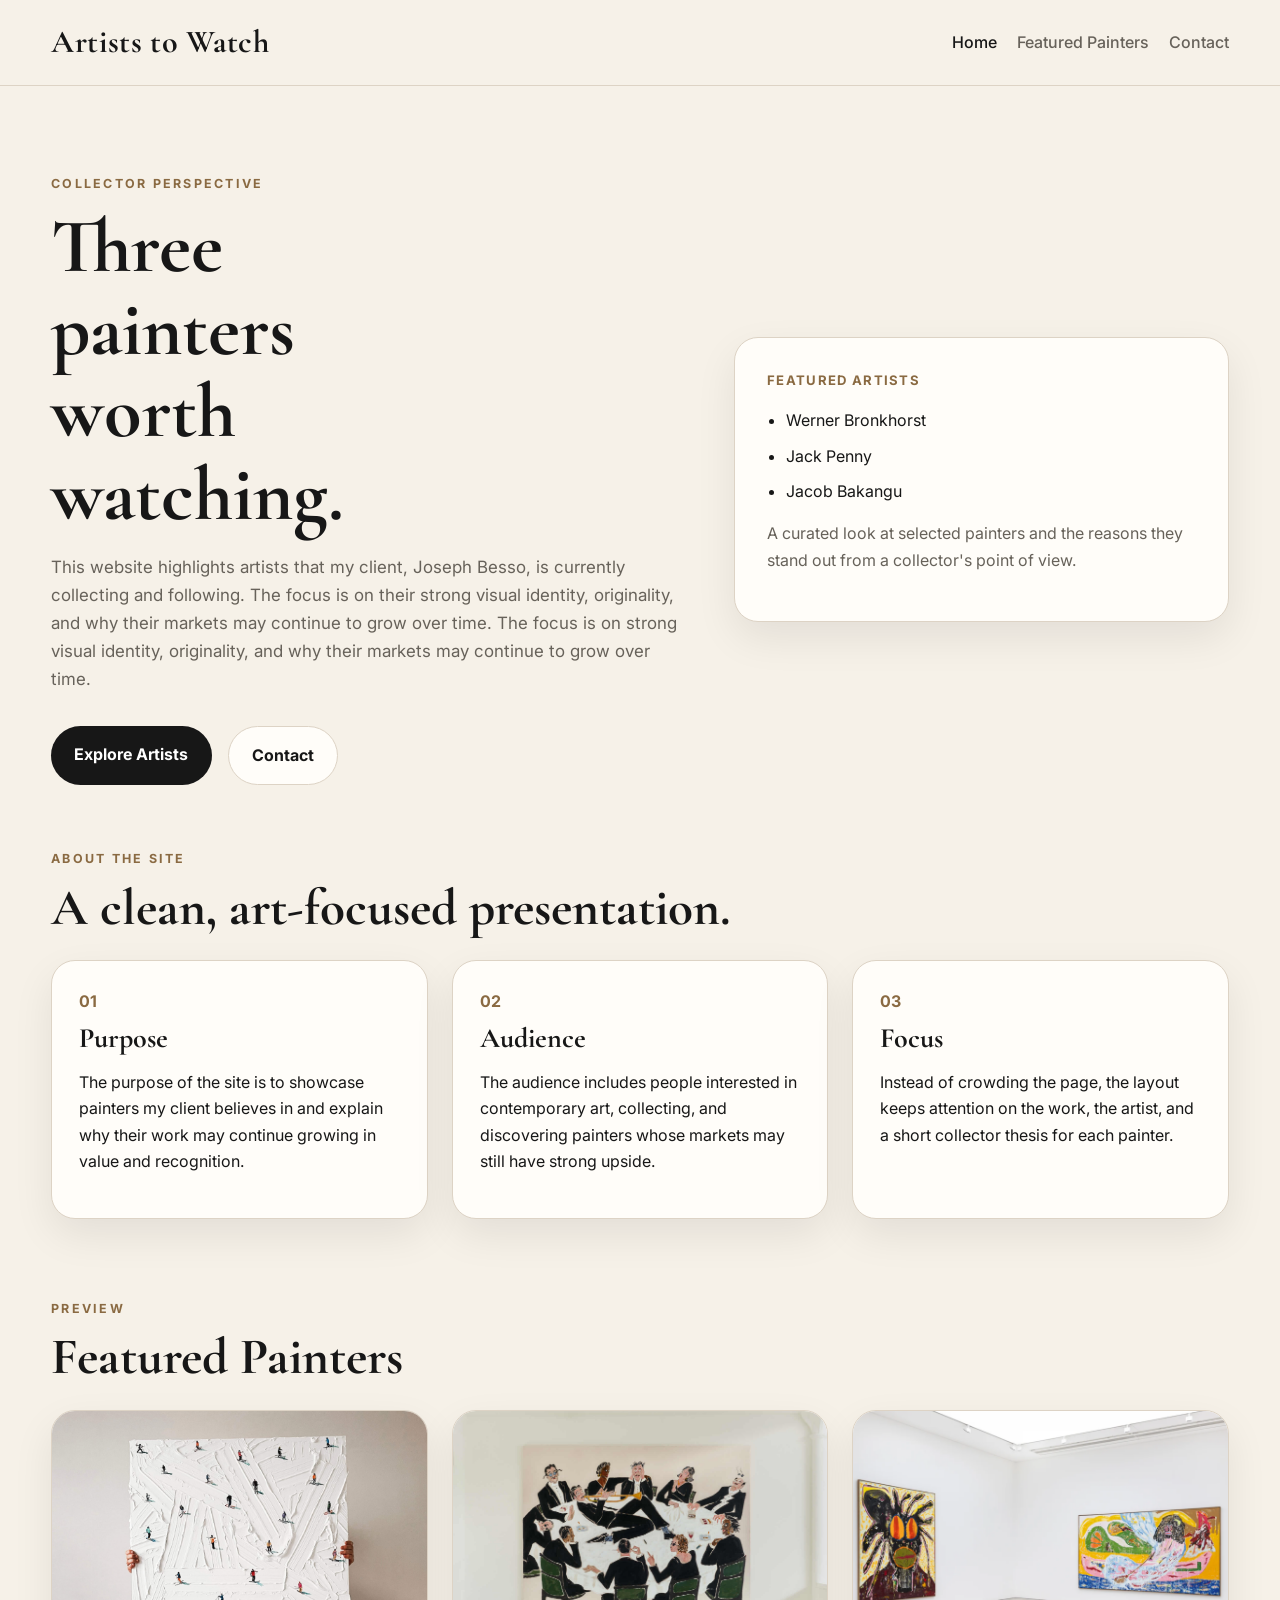
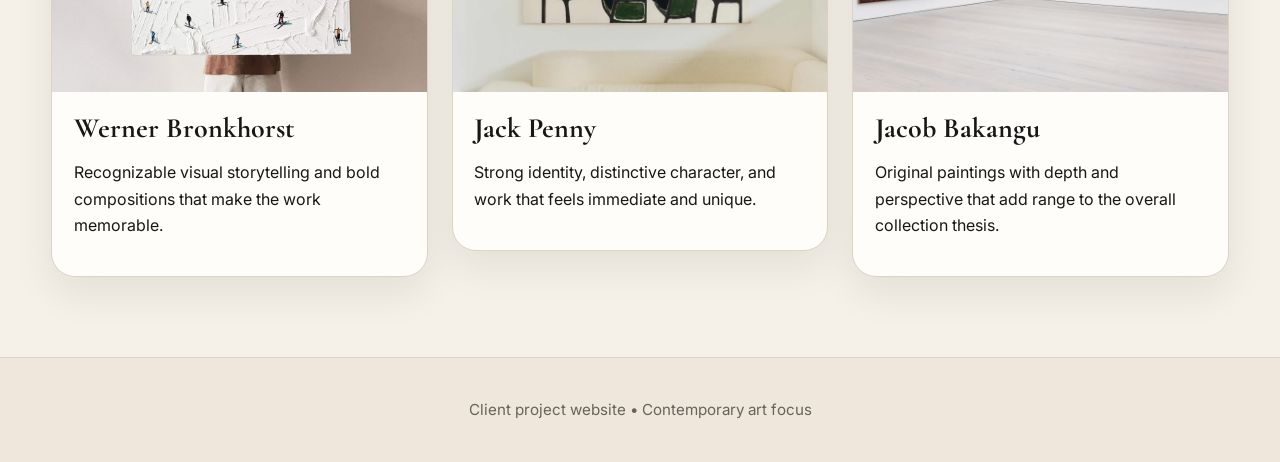
<file: index.html>
<!DOCTYPE html>
<html lang="en">
<head>
  <meta charset="UTF-8" />
  <meta name="viewport" content="width=device-width, initial-scale=1.0" />
  <title>Artists to Watch</title>
  <meta name="description" content="A contemporary art website highlighting painters with strong market potential." />
  <link rel="preconnect" href="https://fonts.googleapis.com" />
  <link rel="preconnect" href="https://fonts.gstatic.com" crossorigin />
  <link href="https://fonts.googleapis.com/css2?family=Cormorant+Garamond:wght@500;600;700&family=Inter:wght@400;500;600;700&display=swap" rel="stylesheet" />
  <link rel="stylesheet" href="css/styles.css" />
</head>
<body>
  <header class="site-header">
    <div class="container header-inner">
      <a href="index.html" class="logo">Artists to Watch</a>

      <nav aria-label="Main navigation">
        <ul class="nav-links">
          <li><a href="index.html" class="active">Home</a></li>
          <li><a href="artists.html">Featured Painters</a></li>
          <li><a href="contact.html">Contact</a></li>
        </ul>
      </nav>
    </div>
  </header>

  <main>
    <section class="hero">
      <div class="container hero-grid">
        <div class="hero-copy">
          <p class="eyebrow">Collector Perspective</p>
          <h1>Three painters worth watching.</h1>
          <p class="lead">
            This website highlights artists that my client, Joseph Besso, is currently collecting and following. The focus is on their strong visual identity, originality, and why their markets may continue to grow over time.
            The focus is on strong visual identity, originality, and why their markets may continue to grow over time.
          </p>

          <div class="hero-buttons">
            <a href="artists.html" class="btn btn-dark">Explore Artists</a>
            <a href="contact.html" class="btn btn-light">Contact</a>
          </div>
        </div>

        <div class="hero-card">
          <p class="card-label">Featured Artists</p>
          <ul class="featured-list">
            <li>Werner Bronkhorst</li>
            <li>Jack Penny</li>
            <li>Jacob Bakangu</li>
          </ul>
          <p class="muted-text">
            A curated look at selected painters and the reasons they stand out from a collector's point of view.
          </p>
        </div>
      </div>
    </section>

    <section class="overview-section">
      <div class="container">
        <div class="section-heading">
          <p class="eyebrow">About the Site</p>
          <h2>A clean, art-focused presentation.</h2>
        </div>

        <div class="overview-grid">
          <article class="info-card">
            <p class="small-number">01</p>
            <h3>Purpose</h3>
            <p>
              The purpose of the site is to showcase painters my client believes in and explain why their work may continue growing in value and recognition.
            </p>
          </article>

          <article class="info-card">
            <p class="small-number">02</p>
            <h3>Audience</h3>
            <p>
              The audience includes people interested in contemporary art, collecting, and discovering painters whose markets may still have strong upside.
            </p>
          </article>

          <article class="info-card">
            <p class="small-number">03</p>
            <h3>Focus</h3>
            <p>
              Instead of crowding the page, the layout keeps attention on the work, the artist, and a short collector thesis for each painter.
            </p>
          </article>
        </div>
      </div>
    </section>

    <section class="preview-section">
      <div class="container">
        <div class="section-heading">
          <p class="eyebrow">Preview</p>
          <h2>Featured Painters</h2>
        </div>

        <div class="artist-cards">
          <a href="artists.html#werner-bronkhorst" class="artist-card-link">

<article class="artist-card">

<img src="images/Werner-Bronkhorst-1.jpg" alt="Painting by Werner Bronkhorst">

<div class="artist-card-content">
<h3>Werner Bronkhorst</h3>
<p>
Recognizable visual storytelling and bold compositions that make the work memorable.
</p>
</div>

</article>

</a>

          <a href="artists.html#jack-penny" class="artist-card-link">

<article class="artist-card">

<img src="images/Jack-Penny1.jpg" alt="Painting by Jack Penny">

<div class="artist-card-content">
<h3>Jack Penny</h3>
<p>
Strong identity, distinctive character, and work that feels immediate and unique.
</p>
</div>

</article>

</a>

      <a href="artists.html#jacob-bakangu" class="artist-card-link">

<article class="artist-card">

<img src="images/jack-kabangu-2.webp" alt="Painting by Jacob Bakangu">

<div class="artist-card-content">
<h3>Jacob Bakangu</h3>
<p>
Original paintings with depth and perspective that add range to the overall collection thesis.
</p>
</div>

</article>

</a>
        </div>
      </div>
    </section>
  </main>

  <footer class="site-footer">
    <div class="container footer-inner">
      <p>Client project website • Contemporary art focus</p>
    </div>
  </footer>
</body>
</html>
</file>
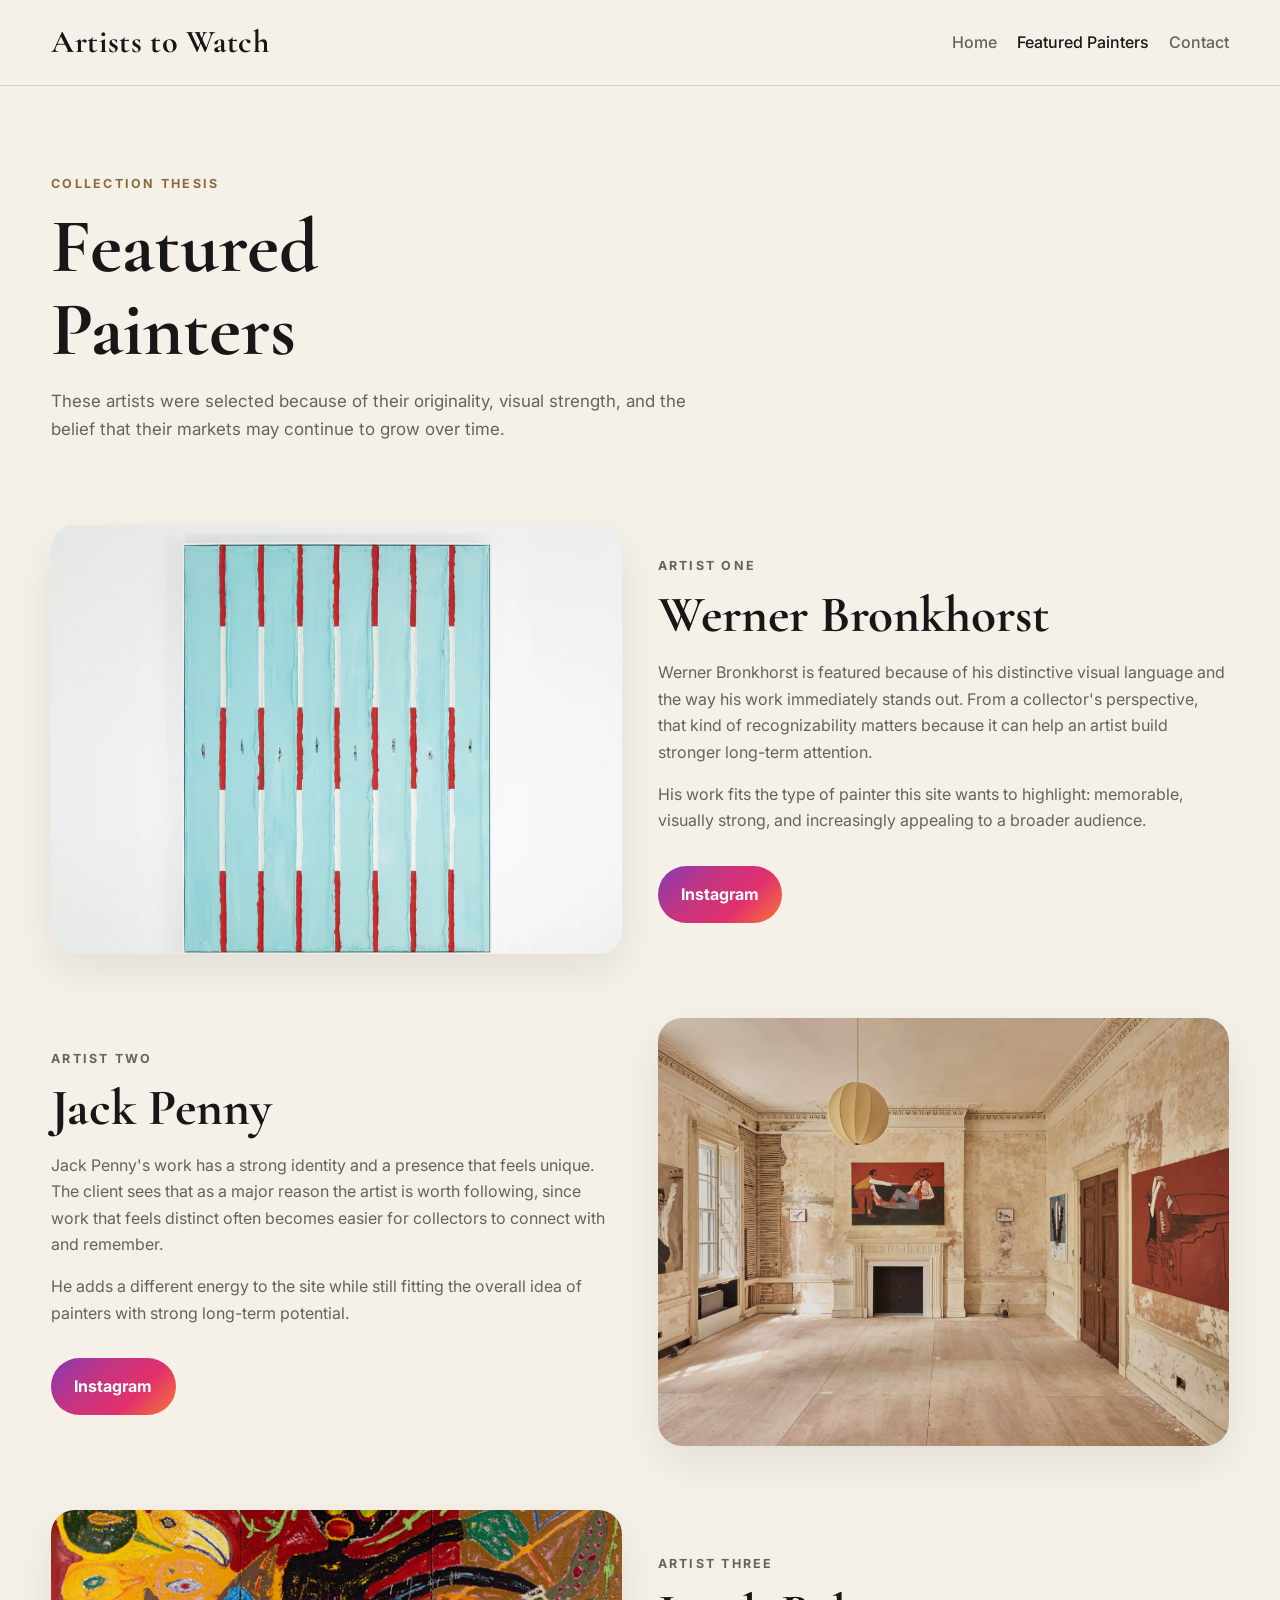
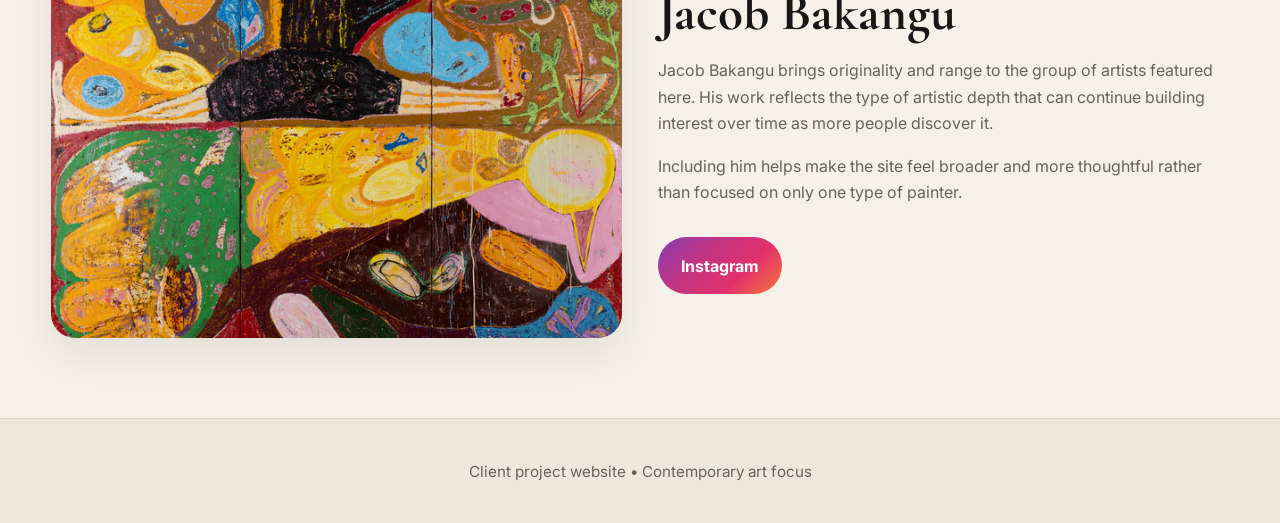
<file: artists.html>
<!DOCTYPE html>
<html lang="en">
<head>
  <meta charset="UTF-8" />
  <meta name="viewport" content="width=device-width, initial-scale=1.0" />
  <title>Featured Painters</title>
  <meta name="description" content="Featured painters and collector commentary." />
  <link rel="preconnect" href="https://fonts.googleapis.com" />
  <link rel="preconnect" href="https://fonts.gstatic.com" crossorigin />
  <link href="https://fonts.googleapis.com/css2?family=Cormorant+Garamond:wght@500;600;700&family=Inter:wght@400;500;600;700&display=swap" rel="stylesheet" />
  <link rel="stylesheet" href="css/styles.css" />
</head>
<body>
  <header class="site-header">
    <div class="container header-inner">
      <a href="index.html" class="logo">Artists to Watch</a>

      <nav aria-label="Main navigation">
        <ul class="nav-links">
          <li><a href="index.html">Home</a></li>
          <li><a href="artists.html" class="active">Featured Painters</a></li>
          <li><a href="contact.html">Contact</a></li>
        </ul>
      </nav>
    </div>
  </header>

  <main>
    <section class="page-hero">
      <div class="container page-hero-inner">
        <p class="eyebrow">Collection Thesis</p>
        <h1>Featured Painters</h1>
        <p class="lead narrow-text">
          These artists were selected because of their originality, visual strength, and the belief that their markets may continue to grow over time.
        </p>
      </div>
    </section>

    <section class="artist-section">
      <div class="container">
        <article id="werner-bronkhorst" class="artist-profile">
          <div class="artist-image">
            <img src="images/WB-wet1.webp" alt="Painting by Werner Bronkhorst" />
          </div>

          <div class="artist-copy">
            <p class="eyebrow">Artist One</p>
            <h2>Werner Bronkhorst</h2>
            <p>
              Werner Bronkhorst is featured because of his distinctive visual language and the way his work immediately stands out.
              From a collector's perspective, that kind of recognizability matters because it can help an artist build stronger long-term attention.
            </p>
            <p>
              His work fits the type of painter this site wants to highlight: memorable, visually strong, and increasingly appealing to a broader audience.
            </p>

            <div class="artist-buttons">
              <a href="https://www.instagram.com/werner_bronkhorst/" target="_blank" rel="noopener noreferrer" class="btn btn-instagram">Instagram</a>
            </div>
          </div>
        </article>

        <article id="jack-penny" class="artist-profile reverse-layout">
          <div class="artist-image">
            <img src="images/jack-penny-2.jpg" alt="Painting by Jack Penny" />
          </div>

          <div class="artist-copy">
            <p class="eyebrow">Artist Two</p>
            <h2>Jack Penny</h2>
            <p>
              Jack Penny's work has a strong identity and a presence that feels unique. The client sees that as a major reason the artist is worth following, since work that feels distinct often becomes easier for collectors to connect with and remember.
            </p>
            <p>
              He adds a different energy to the site while still fitting the overall idea of painters with strong long-term potential.
            </p>

            <div class="artist-buttons">
              <a href="https://www.instagram.com/jack___penny/" target="_blank" rel="noopener noreferrer" class="btn btn-instagram">Instagram</a>
            </div>
          </div>
        </article>

        <article id="jacob-bakangu" class="artist-profile">
          <div class="artist-image">
            <img src="images/Jack-kabangu-3.jpg" alt="Painting by Jacob Bakangu" />
          </div>

          <div class="artist-copy">
            <p class="eyebrow">Artist Three</p>
            <h2>Jacob Bakangu</h2>
            <p>
              Jacob Bakangu brings originality and range to the group of artists featured here. His work reflects the type of artistic depth that can continue building interest over time as more people discover it.
            </p>
            <p>
              Including him helps make the site feel broader and more thoughtful rather than focused on only one type of painter.
            </p>

            <div class="artist-buttons">
              <a href="https://www.instagram.com/jaackkabangu/" target="_blank" rel="noopener noreferrer" class="btn btn-instagram">Instagram</a>
            </div>
          </div>
        </article>
      </div>
    </section>
  </main>

  <footer class="site-footer">
    <div class="container footer-inner">
      <p>Client project website • Contemporary art focus</p>
    </div>
  </footer>
</body>
</html>
</file>
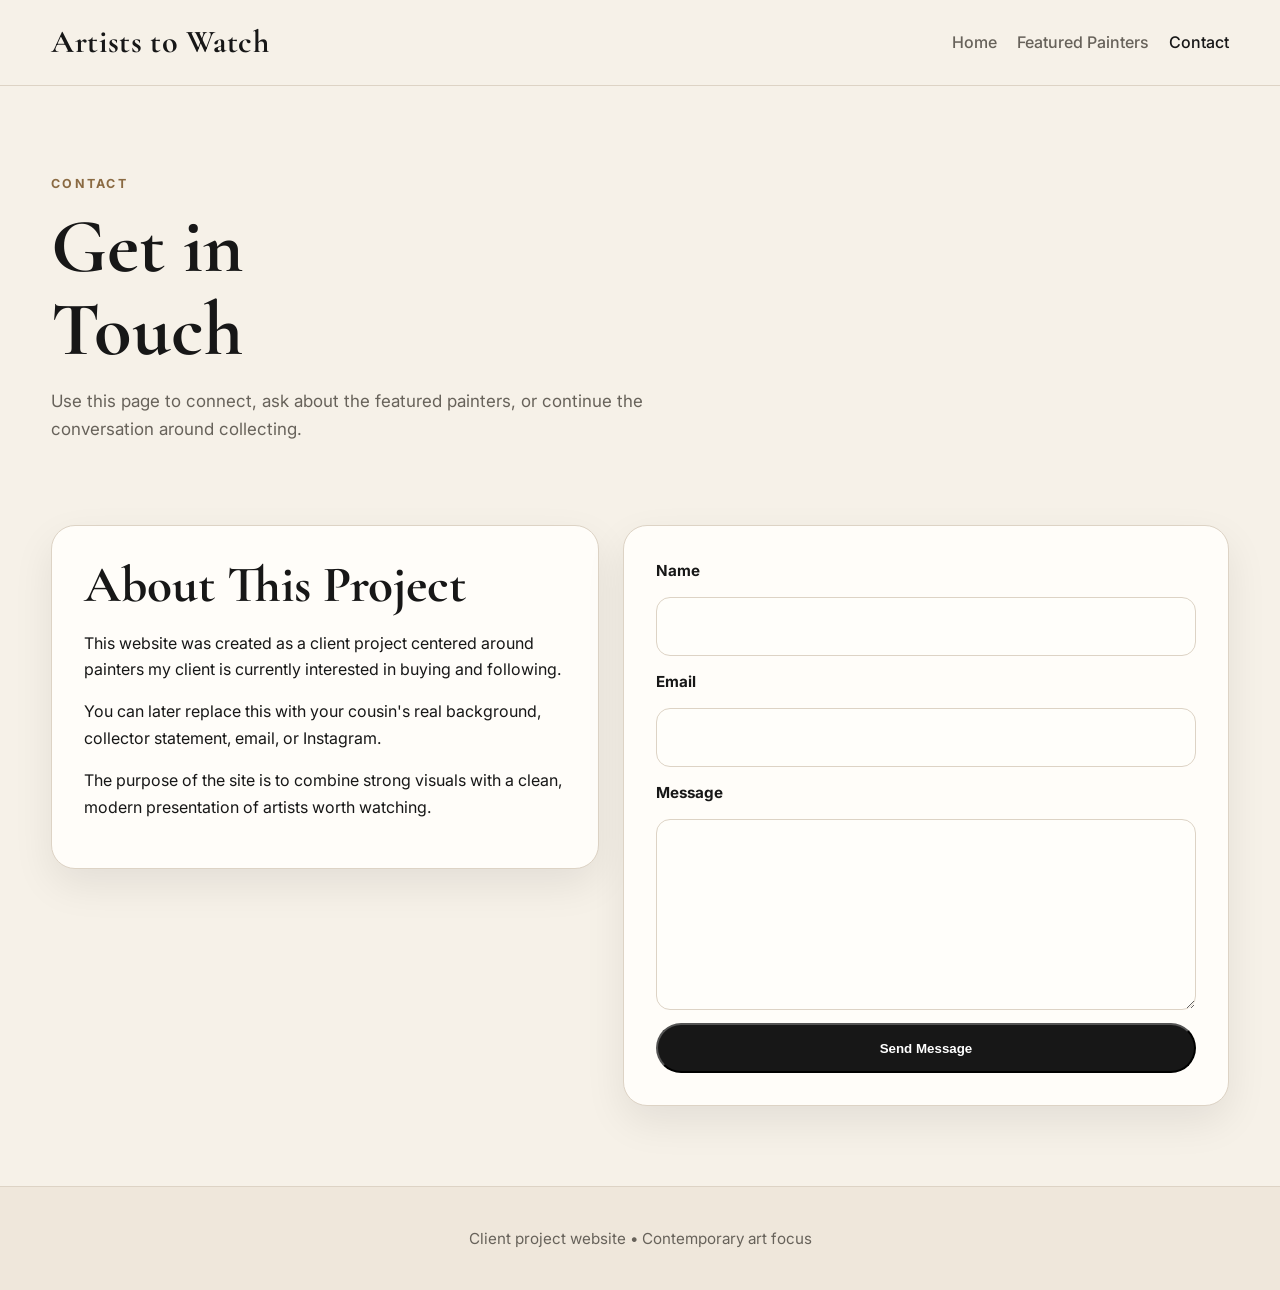
<file: contact.html>
<!DOCTYPE html>
<html lang="en">
<head>
  <meta charset="UTF-8" />
  <meta name="viewport" content="width=device-width, initial-scale=1.0" />
  <title>Contact</title>
  <meta name="description" content="Contact page for the art collector client project." />
  <link rel="preconnect" href="https://fonts.googleapis.com" />
  <link rel="preconnect" href="https://fonts.gstatic.com" crossorigin />
  <link href="https://fonts.googleapis.com/css2?family=Cormorant+Garamond:wght@500;600;700&family=Inter:wght@400;500;600;700&display=swap" rel="stylesheet" />
  <link rel="stylesheet" href="css/styles.css" />
</head>
<body>
  <header class="site-header">
    <div class="container header-inner">
      <a href="index.html" class="logo">Artists to Watch</a>

      <nav aria-label="Main navigation">
        <ul class="nav-links">
          <li><a href="index.html">Home</a></li>
          <li><a href="artists.html">Featured Painters</a></li>
          <li><a href="contact.html" class="active">Contact</a></li>
        </ul>
      </nav>
    </div>
  </header>

  <main>
    <section class="page-hero">
      <div class="container page-hero-inner">
        <p class="eyebrow">Contact</p>
        <h1>Get in Touch</h1>
        <p class="lead narrow-text">
          Use this page to connect, ask about the featured painters, or continue the conversation around collecting.
        </p>
      </div>
    </section>

    <section class="contact-section">
      <div class="container contact-grid">
        <article class="contact-info">
          <h2>About This Project</h2>
          <p>
            This website was created as a client project centered around painters my client is currently interested in buying and following.
          </p>
          <p>
            You can later replace this with your cousin's real background, collector statement, email, or Instagram.
          </p>
          <p>
            The purpose of the site is to combine strong visuals with a clean, modern presentation of artists worth watching.
          </p>
        </article>

        <form class="contact-form">
          <label for="name">Name</label>
          <input id="name" name="name" type="text" required />

          <label for="email">Email</label>
          <input id="email" name="email" type="email" required />

          <label for="message">Message</label>
          <textarea id="message" name="message" rows="6" required></textarea>

          <button type="submit" class="btn btn-dark">Send Message</button>
        </form>
      </div>
    </section>
  </main>

  <footer class="site-footer">
    <div class="container footer-inner">
      <p>Client project website • Contemporary art focus</p>
    </div>
  </footer>
</body>
</html>
</file>
<file: css/styles.css>
:root {
  --bg: #f6f1e8;
  --surface: #fffdf9;
  --text: #171717;
  --muted: #67625a;
  --line: #ddd3c5;
  --accent: #8a6a42;
  --accent-dark: #6f5435;
  --footer: #efe7db;
  --shadow: 0 16px 40px rgba(0, 0, 0, 0.08);
  --radius: 24px;
  --max-width: 1180px;
}

* {
  box-sizing: border-box;
}

html {
  scroll-behavior: smooth;
}

body {
  margin: 0;
  background: var(--bg);
  color: var(--text);
  font-family: "Inter", Arial, sans-serif;
  line-height: 1.65;
}

img {
  display: block;
  width: 100%;
  height: auto;
}

a {
  text-decoration: none;
  color: inherit;
}

.container {
  width: min(92%, var(--max-width));
  margin: 0 auto;
}

.site-header {
  position: sticky;
  top: 0;
  z-index: 100;
  background: rgba(246, 241, 232, 0.95);
  backdrop-filter: blur(12px);
  border-bottom: 1px solid var(--line);
}

.header-inner {
  display: flex;
  justify-content: space-between;
  align-items: center;
  gap: 1rem;
  padding: 1rem 0;
}

.logo {
  font-family: "Cormorant Garamond", serif;
  font-size: 2rem;
  font-weight: 700;
  letter-spacing: 0.02em;
}

.nav-links {
  list-style: none;
  display: flex;
  gap: 1.25rem;
  padding: 0;
  margin: 0;
}

.nav-links a {
  color: var(--muted);
  font-weight: 500;
  transition: color 0.25s ease;
}

.nav-links a:hover,
.nav-links a.active {
  color: var(--text);
}

.hero,
.page-hero {
  padding: 5.5rem 0 4rem;
}

.hero-grid {
  display: grid;
  grid-template-columns: 1.25fr 0.95fr;
  gap: 2rem;
  align-items: center;
}

.eyebrow {
  margin: 0 0 0.7rem;
  text-transform: uppercase;
  letter-spacing: 0.18em;
  font-size: 0.78rem;
  font-weight: 700;
  color: var(--accent);
}

h1,
h2,
h3 {
  font-family: "Cormorant Garamond", serif;
  line-height: 1.08;
  margin-top: 0;
  color: var(--text);
}

h1 {
  font-size: clamp(3rem, 6vw, 5.5rem);
  margin-bottom: 1rem;
  max-width: 10ch;
}

h2 {
  font-size: clamp(2rem, 4vw, 3.2rem);
  margin-bottom: 0.8rem;
}

h3 {
  font-size: 1.75rem;
  margin-bottom: 0.65rem;
}

.lead {
  font-size: 1.06rem;
  max-width: 58ch;
  color: var(--muted);
}

.narrow-text {
  max-width: 42rem;
}

.muted-text {
  color: var(--muted);
}

.hero-buttons,
.artist-buttons {
  display: flex;
  gap: 1rem;
  flex-wrap: wrap;
  margin-top: 2rem;
}

.btn {
  display: inline-block;
  padding: 0.95rem 1.45rem;
  border-radius: 999px;
  font-weight: 700;
  transition: transform 0.25s ease, background 0.25s ease, color 0.25s ease, border 0.25s ease;
}

.btn:hover {
  transform: translateY(-2px);
}

.btn-dark {
  background: var(--text);
  color: #ffffff;
}

.btn-dark:hover {
  background: #000000;
}

.btn-light {
  background: var(--surface);
  border: 1px solid var(--line);
}

.btn-light:hover {
  background: #f8f3ec;
}

.btn-instagram {
  background: linear-gradient(135deg, #833ab4, #c13584, #e1306c, #f77737);
  color: #ffffff;
}

.btn-instagram:hover {
  filter: brightness(1.05);
}

.hero-card,
.info-card,
.artist-card,
.contact-info,
.contact-form {
  background: var(--surface);
  border: 1px solid var(--line);
  border-radius: var(--radius);
  box-shadow: var(--shadow);
}

.hero-card {
  padding: 2rem;
}

.card-label {
  margin-top: 0;
  margin-bottom: 1rem;
  color: var(--accent);
  text-transform: uppercase;
  letter-spacing: 0.1em;
  font-size: 0.82rem;
  font-weight: 700;
}

.featured-list {
  margin: 0 0 1rem;
  padding-left: 1.2rem;
}

.featured-list li {
  margin-bottom: 0.55rem;
}

.overview-section,
.preview-section,
.artist-section,
.contact-section {
  padding: 0 0 5rem;
}

.section-heading {
  margin-bottom: 1.5rem;
}

.overview-grid,
.artist-cards,
.contact-grid {
  display: grid;
  gap: 1.5rem;
}

.overview-grid {
  grid-template-columns: repeat(3, 1fr);
}

.info-card {
  padding: 1.7rem;
}

.small-number {
  margin: 0 0 0.5rem;
  color: var(--accent);
  font-weight: 700;
}

.artist-cards {
  grid-template-columns: repeat(3, 1fr);
}

.artist-card {
  overflow: hidden;
  transition: transform 0.3s ease, box-shadow 0.3s ease;
}

.artist-card:hover {
  transform: translateY(-6px);
  box-shadow: 0 22px 45px rgba(0, 0, 0, 0.12);
}

.artist-card img {
  aspect-ratio: 4 / 3;
  object-fit: cover;
}

.artist-card-content {
  padding: 1.35rem;
}

.artist-section .container {
  display: grid;
  gap: 4rem;
}

.artist-profile {
  display: grid;
  grid-template-columns: 1fr 1fr;
  gap: 2.2rem;
  align-items: center;
}

.reverse-layout .artist-image {
  order: 2;
}

.reverse-layout .artist-copy {
  order: 1;
}

.artist-image {
  overflow: hidden;
  border-radius: var(--radius);
  box-shadow: var(--shadow);
}

.artist-image img {
  aspect-ratio: 4 / 3;
  object-fit: cover;
  transition: transform 0.45s ease;
}

.artist-image:hover img {
  transform: scale(1.04);
}

.artist-copy p {
  color: var(--muted);
}

.contact-grid {
  grid-template-columns: 0.95fr 1.05fr;
  align-items: start;
}

.contact-info,
.contact-form {
  padding: 2rem;
}

.contact-form {
  display: grid;
  gap: 0.85rem;
}

label {
  font-weight: 700;
  font-size: 0.95rem;
}

input,
textarea {
  width: 100%;
  padding: 0.95rem 1rem;
  border: 1px solid var(--line);
  border-radius: 14px;
  font: inherit;
  background: #fffefa;
}

input:focus,
textarea:focus {
  outline: 2px solid rgba(138, 106, 66, 0.18);
  border-color: var(--accent);
}

.site-footer {
  border-top: 1px solid var(--line);
  background: var(--footer);
}

.footer-inner {
  padding: 1.5rem 0;
  text-align: center;
  color: var(--muted);
  font-size: 0.95rem;
}

@media (max-width: 960px) {
  .hero-grid,
  .overview-grid,
  .artist-cards,
  .artist-profile,
  .contact-grid {
    grid-template-columns: 1fr;
  }

  .reverse-layout .artist-image,
  .reverse-layout .artist-copy {
    order: initial;
  }

  h1 {
    max-width: 100%;
  }
}

@media (max-width: 680px) {
  .header-inner {
    flex-direction: column;
    align-items: flex-start;
  }

  .nav-links {
    flex-wrap: wrap;
    gap: 0.75rem 1rem;
  }

  .hero,
  .page-hero {
    padding: 4rem 0 2.75rem;
  }

  .logo {
    font-size: 1.75rem;
  }

  h1 {
    font-size: 2.8rem;
  }

  .hero-card,
  .info-card,
  .contact-info,
  .contact-form {
    padding: 1.4rem;
  }
}
.artist-card-link{
text-decoration:none;
color:inherit;
display:block;
}
</file>
